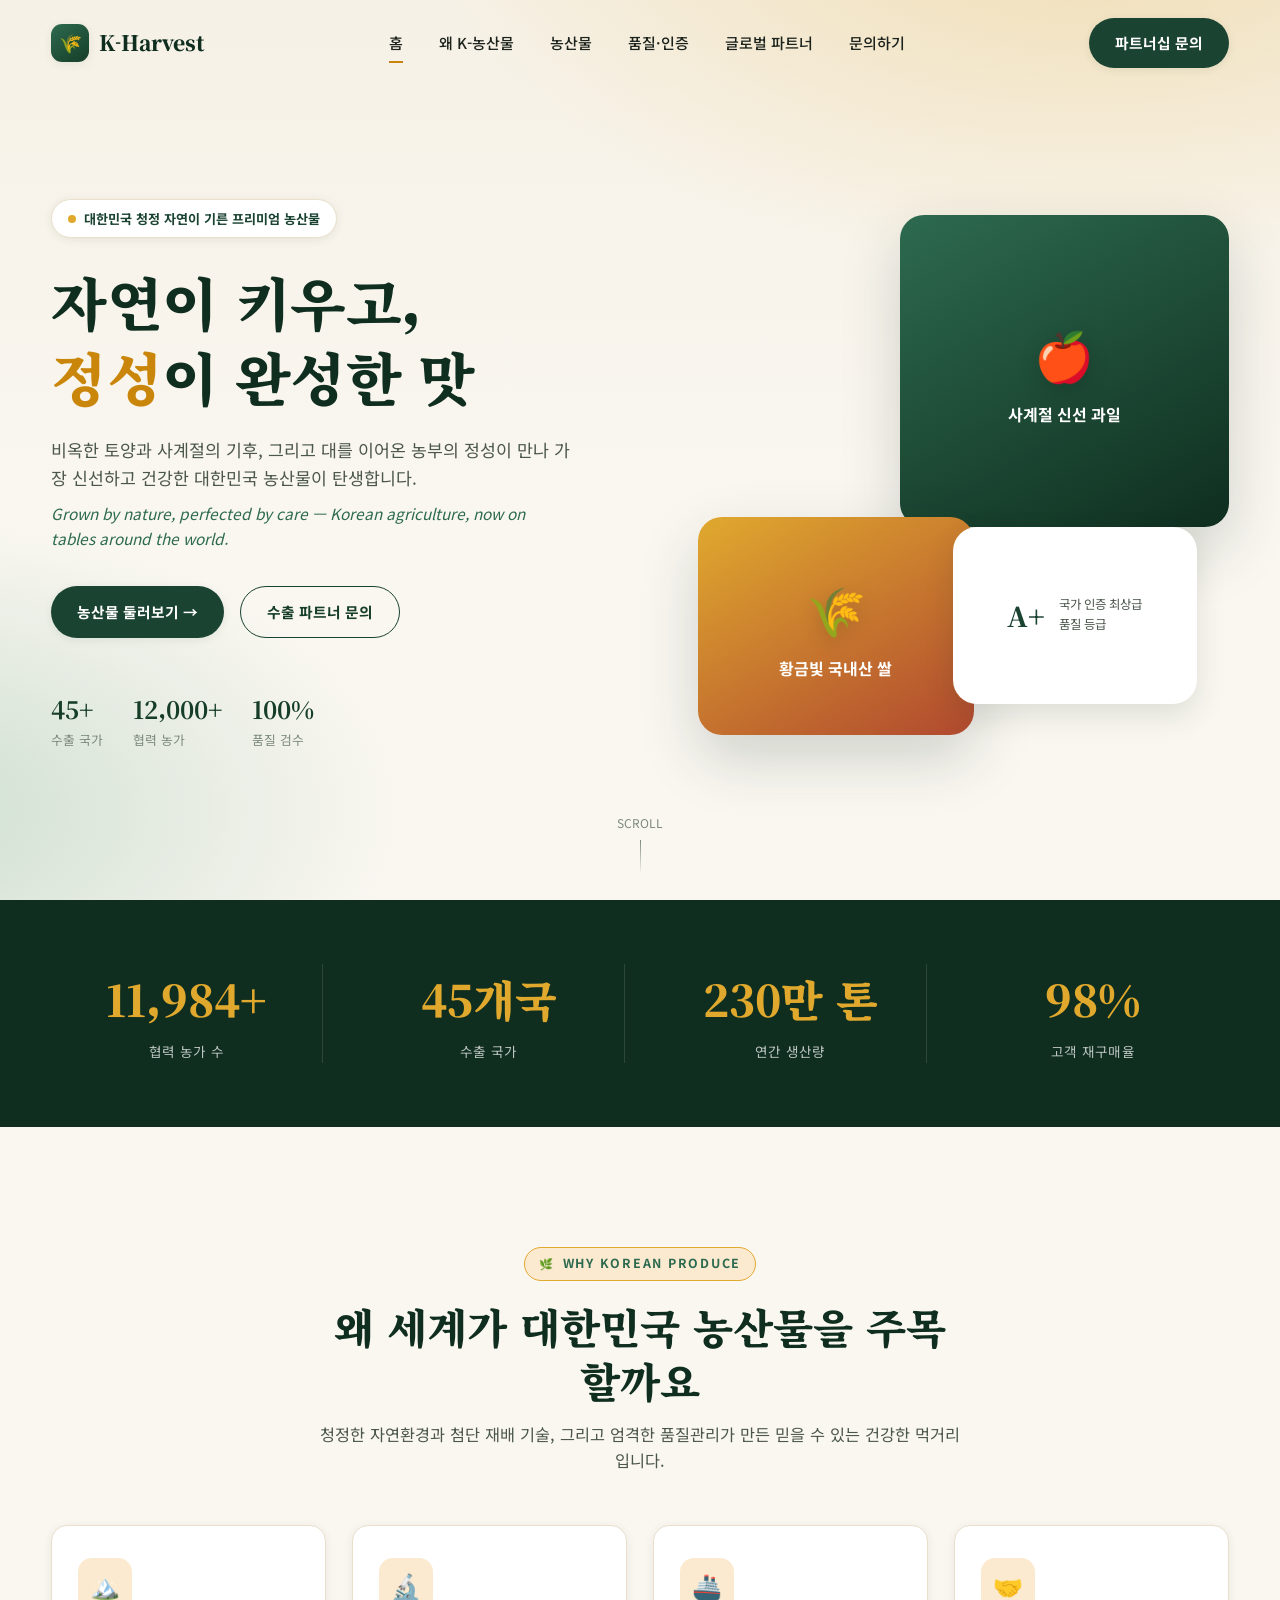
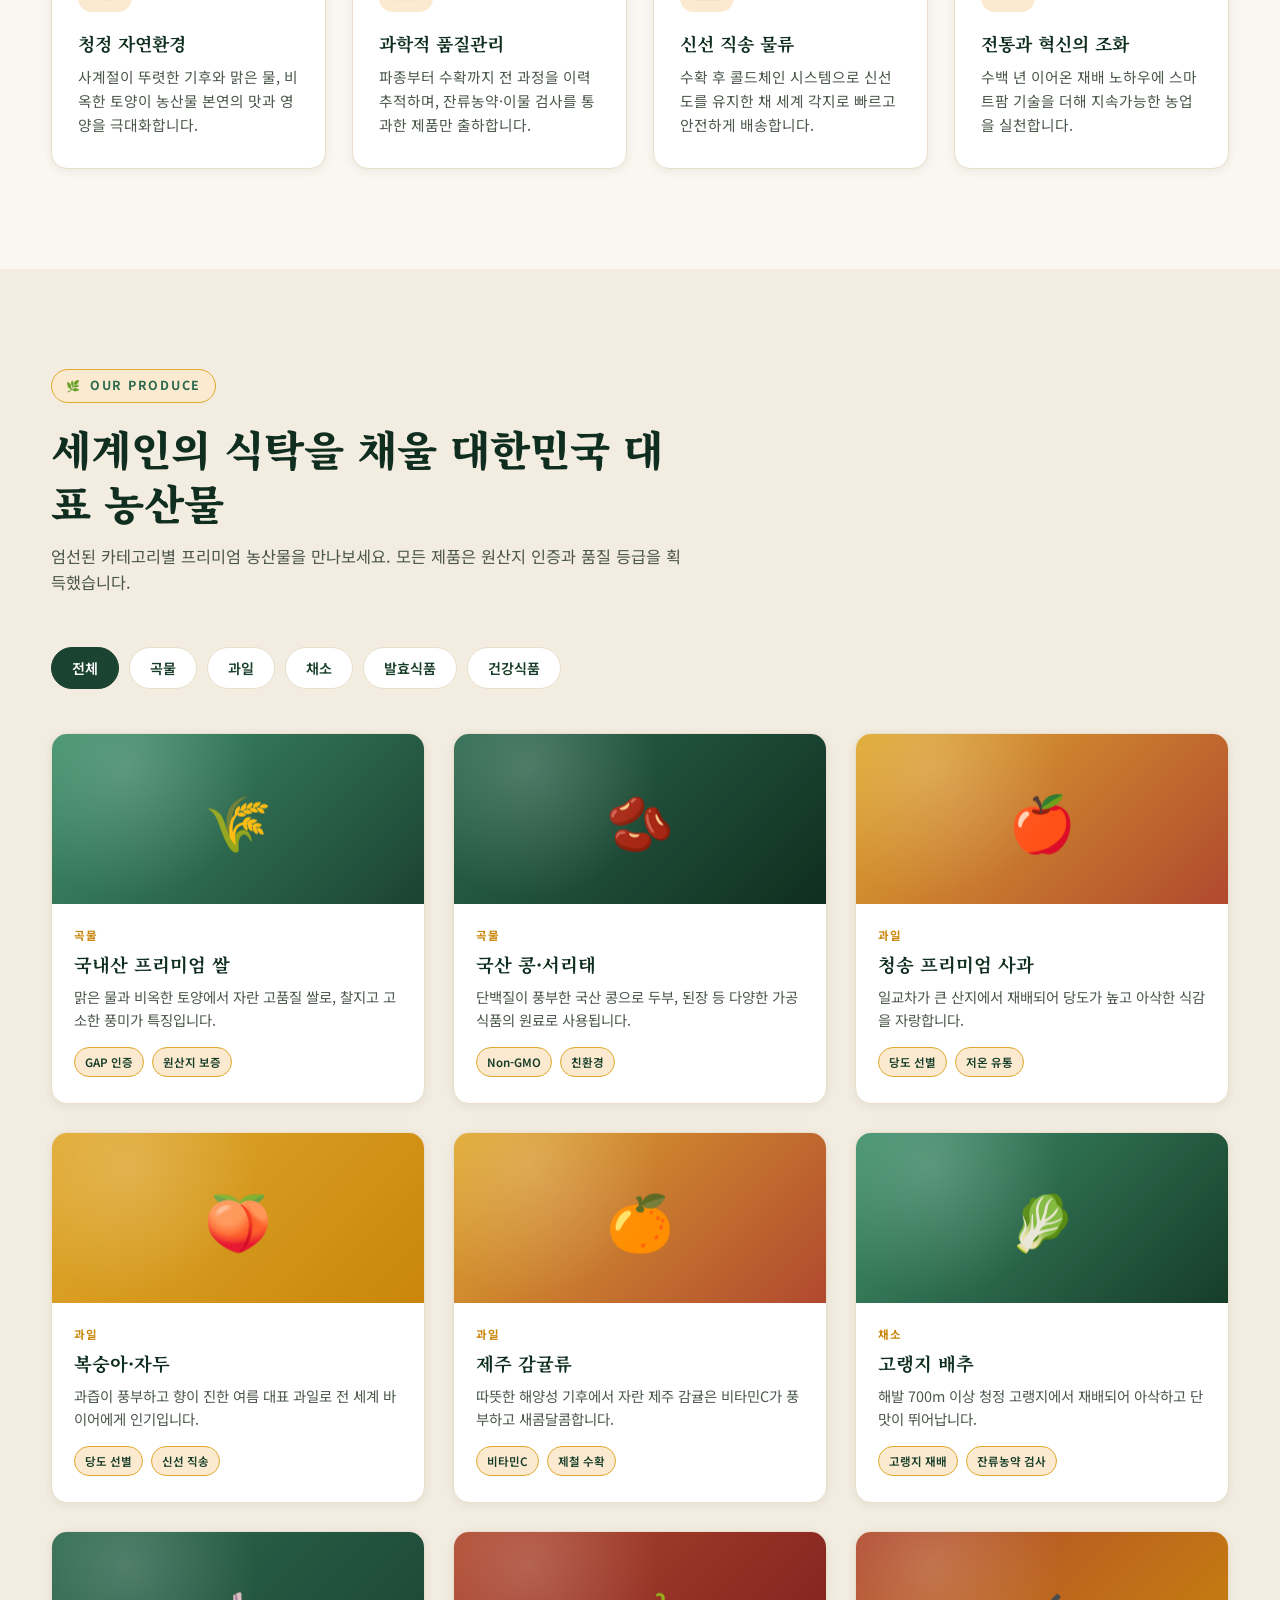
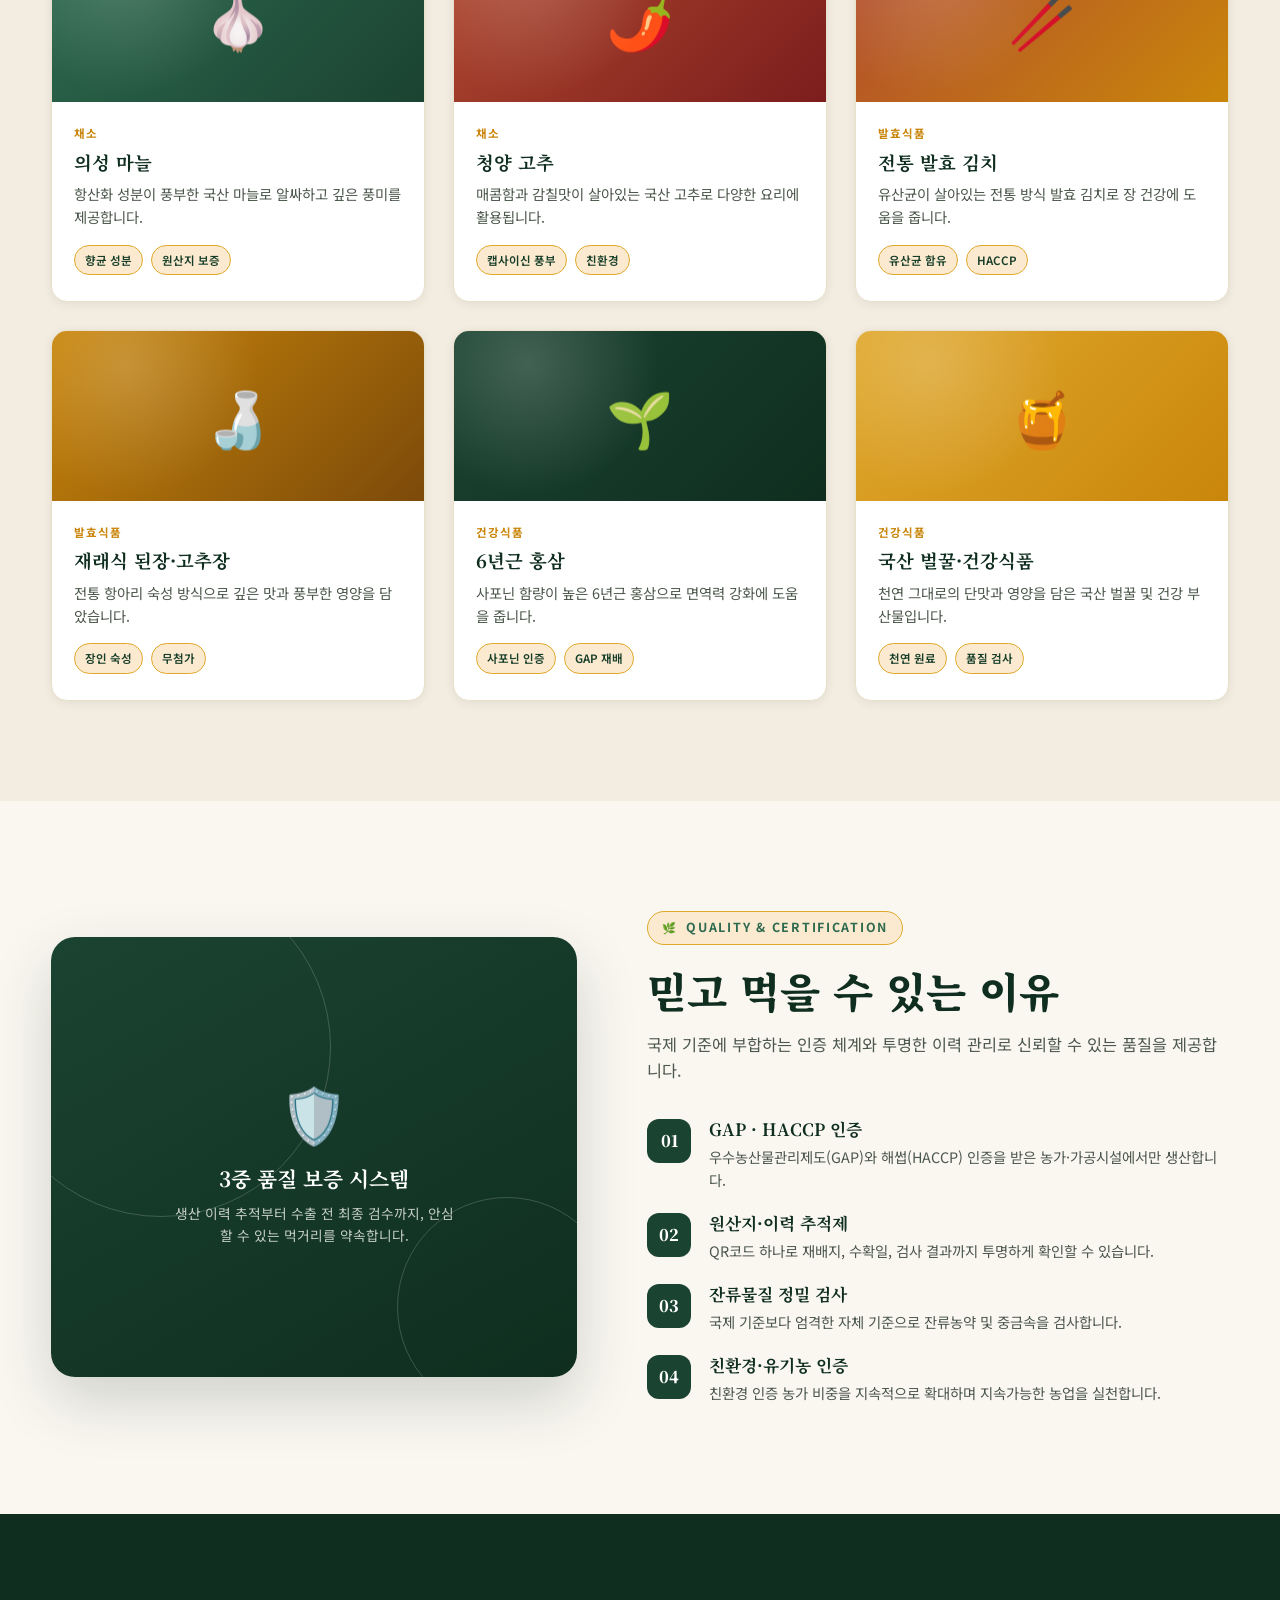
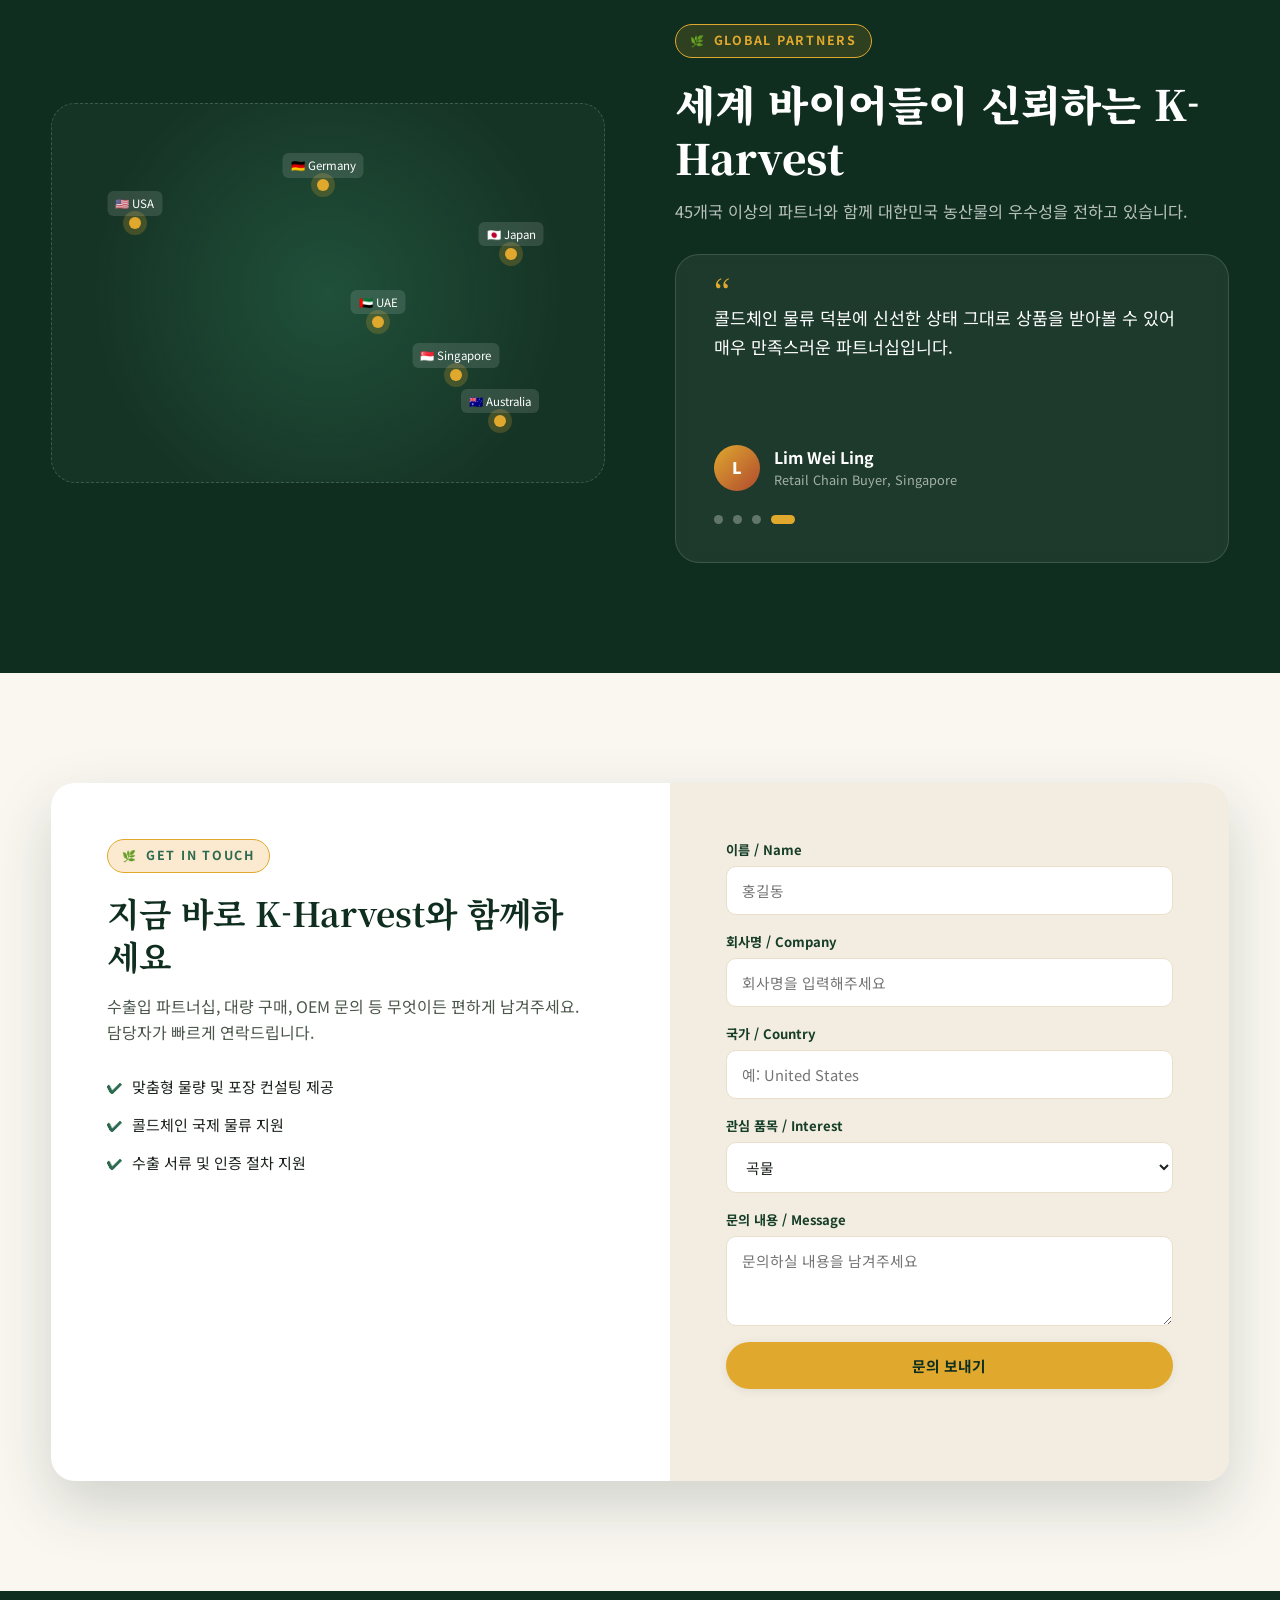
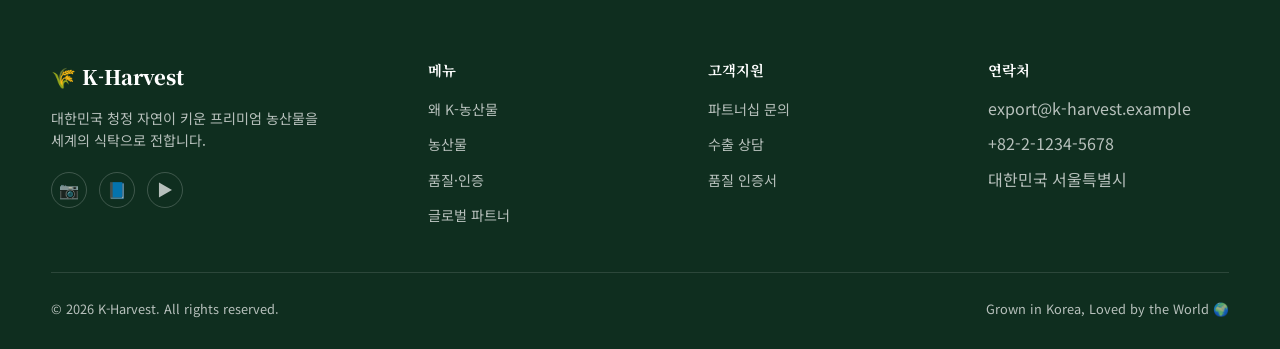
<file: index.html>
<!DOCTYPE html>
<html lang="ko">
<head>
<meta charset="UTF-8">
<meta name="viewport" content="width=device-width, initial-scale=1.0">
<title>K-Harvest | 대한민국 농산물, 세계의 식탁으로</title>
<meta name="description" content="자연이 키우고 정성이 완성한 대한민국 농산물을 세계로. 신선하고 건강한 K-Harvest 프리미엄 농산물을 만나보세요.">
<link rel="preconnect" href="https://fonts.googleapis.com">
<link rel="preconnect" href="https://fonts.gstatic.com" crossorigin>
<link href="https://fonts.googleapis.com/css2?family=Noto+Serif+KR:wght@600;700;900&family=Noto+Sans+KR:wght@300;400;500;700;900&display=swap" rel="stylesheet">
<style>
  :root{
    --green-900:#0f2e1f;
    --green-800:#163d28;
    --green-700:#1b4332;
    --green-600:#2d6a4f;
    --green-500:#40916c;
    --amber-600:#c9860a;
    --amber-500:#e0a92e;
    --amber-100:#fbead0;
    --clay-600:#b0492f;
    --cream-50:#faf7f1;
    --cream-100:#f3ede1;
    --cream-200:#e9dfcb;
    --ink-900:#1c231d;
    --ink-600:#4c574c;
    --ink-400:#7c8a7c;
    --white:#ffffff;
    --shadow-sm: 0 2px 10px rgba(15,46,31,.08);
    --shadow-md: 0 12px 30px rgba(15,46,31,.12);
    --shadow-lg: 0 24px 60px rgba(15,46,31,.18);
    --radius-lg: 24px;
    --radius-md: 16px;
    --radius-sm: 10px;
    --ease: cubic-bezier(.22,1,.36,1);
  }

  *,*::before,*::after{ box-sizing:border-box; margin:0; padding:0; }
  html{ scroll-behavior:smooth; }
  body{
    font-family:'Noto Sans KR', sans-serif;
    color:var(--ink-900);
    background:var(--cream-50);
    line-height:1.6;
    overflow-x:hidden;
  }
  img{ max-width:100%; display:block; }
  a{ color:inherit; text-decoration:none; }
  ul{ list-style:none; }
  button{ font-family:inherit; cursor:pointer; border:none; background:none; }
  h1,h2,h3,h4{ font-family:'Noto Serif KR', serif; line-height:1.3; }
  .container{ width:min(1180px, 92%); margin-inline:auto; }
  section{ position:relative; }
  .eyebrow{
    display:inline-flex; align-items:center; gap:8px;
    font-size:.78rem; font-weight:700; letter-spacing:.14em;
    color:var(--green-600); text-transform:uppercase;
    background:var(--amber-100); border:1px solid var(--amber-500);
    padding:6px 14px; border-radius:999px; margin-bottom:18px;
  }
  .eyebrow::before{ content:"🌿"; font-size:.9em; }
  .section-head{ max-width:640px; margin-bottom:52px; }
  .section-head h2{ font-size:clamp(1.8rem,3.4vw,2.6rem); color:var(--green-900); font-weight:900; }
  .section-head p{ margin-top:14px; color:var(--ink-600); font-size:1.02rem; }
  .section-head.center{ margin-inline:auto; text-align:center; }

  /* reveal animation */
  .reveal{ opacity:0; transform:translateY(28px); transition:opacity .8s var(--ease), transform .8s var(--ease); }
  .reveal.is-visible{ opacity:1; transform:translateY(0); }

  /* ---------- Header ---------- */
  .header{
    position:fixed; inset:0 0 auto 0; z-index:100;
    padding:18px 0;
    transition:background .35s var(--ease), padding .35s var(--ease), box-shadow .35s var(--ease);
  }
  .header .container{ display:flex; align-items:center; justify-content:space-between; }
  .header.scrolled{ background:rgba(250,247,241,.92); backdrop-filter:blur(10px); box-shadow:var(--shadow-sm); padding:12px 0; }
  .logo{ display:flex; align-items:center; gap:10px; font-family:'Noto Serif KR',serif; font-weight:900; font-size:1.3rem; color:var(--green-900); }
  .logo .mark{
    width:38px; height:38px; border-radius:11px; display:grid; place-items:center;
    background:linear-gradient(145deg,var(--green-600),var(--green-800)); color:var(--amber-500); font-size:1.15rem;
    box-shadow:var(--shadow-sm);
  }
  .header.scrolled .logo, .header:not(.scrolled) .logo{ color:var(--green-900); }
  .nav-links{ display:flex; align-items:center; gap:36px; }
  .nav-links a{
    font-weight:500; font-size:.94rem; color:var(--ink-900); position:relative; padding:4px 0;
  }
  .nav-links a::after{
    content:""; position:absolute; left:0; bottom:-4px; height:2px; width:0; background:var(--amber-600);
    transition:width .3s var(--ease);
  }
  .nav-links a:hover::after, .nav-links a.active::after{ width:100%; }
  .nav-cta{ display:flex; align-items:center; gap:18px; }
  .btn{
    display:inline-flex; align-items:center; justify-content:center; gap:8px;
    padding:13px 26px; border-radius:999px; font-weight:700; font-size:.92rem;
    transition:transform .3s var(--ease), box-shadow .3s var(--ease), background .3s var(--ease);
    white-space:nowrap;
  }
  .btn-primary{ background:var(--green-700); color:var(--white); box-shadow:var(--shadow-sm); }
  .btn-primary:hover{ background:var(--green-800); transform:translateY(-3px); box-shadow:var(--shadow-md); }
  .btn-ghost{ border:1.5px solid var(--green-700); color:var(--green-800); }
  .btn-ghost:hover{ background:var(--green-700); color:var(--white); transform:translateY(-3px); }
  .btn-amber{ background:var(--amber-500); color:var(--green-900); box-shadow:var(--shadow-sm); }
  .btn-amber:hover{ background:var(--amber-600); transform:translateY(-3px); box-shadow:var(--shadow-md); }

  .burger{ display:none; flex-direction:column; gap:5px; width:26px; }
  .burger span{ height:2px; background:var(--green-900); border-radius:2px; transition:.3s var(--ease); }

  /* ---------- Hero ---------- */
  .hero{
    min-height:100vh; display:flex; align-items:center; padding-top:110px; padding-bottom:60px;
    background:
      radial-gradient(1100px 600px at 85% -10%, rgba(224,169,46,.28), transparent 60%),
      radial-gradient(900px 500px at -10% 90%, rgba(64,145,108,.25), transparent 60%),
      linear-gradient(180deg,#f6f1e6 0%, var(--cream-50) 60%);
    overflow:hidden;
  }
  .hero .container{ display:grid; grid-template-columns:1.05fr .95fr; gap:60px; align-items:center; }
  .hero-tag{ display:inline-flex; align-items:center; gap:8px; background:var(--white); border:1px solid var(--cream-200); padding:8px 16px; border-radius:999px; font-size:.82rem; font-weight:700; color:var(--green-700); box-shadow:var(--shadow-sm); margin-bottom:26px; }
  .hero-tag span.dot{ width:8px; height:8px; border-radius:50%; background:var(--amber-500); }
  .hero h1{ font-size:clamp(2.4rem, 5vw, 3.6rem); font-weight:900; color:var(--green-900); letter-spacing:-.01em; }
  .hero h1 .accent{ color:var(--amber-600); position:relative; white-space:nowrap; }
  .hero-sub{ margin-top:22px; font-size:1.08rem; color:var(--ink-600); max-width:520px; }
  .hero-sub .en{ display:block; margin-top:10px; font-style:italic; color:var(--green-600); font-size:.96rem; }
  .hero-actions{ display:flex; gap:16px; margin-top:36px; flex-wrap:wrap; }
  .hero-meta{ display:flex; gap:30px; margin-top:52px; flex-wrap:wrap; }
  .hero-meta div{ display:flex; flex-direction:column; }
  .hero-meta strong{ font-size:1.5rem; font-family:'Noto Serif KR',serif; color:var(--green-800); }
  .hero-meta span{ font-size:.8rem; color:var(--ink-400); margin-top:2px; }

  .hero-visual{ position:relative; height:520px; }
  .hero-card{
    position:absolute; border-radius:var(--radius-lg); overflow:hidden; box-shadow:var(--shadow-lg);
    display:flex; align-items:center; justify-content:center; text-align:center; flex-direction:column; gap:10px;
    padding:20px;
  }
  .hero-card .emoji{ font-size:3rem; filter:drop-shadow(0 6px 10px rgba(0,0,0,.15)); }
  .hero-card .cap{ font-weight:700; color:var(--white); font-size:1rem; }
  .hc1{ width:62%; height:60%; top:0; right:0; background:linear-gradient(150deg,var(--green-600),var(--green-900)); animation:float1 7s ease-in-out infinite; }
  .hc2{ width:52%; height:42%; bottom:0; left:0; background:linear-gradient(150deg,var(--amber-500),var(--clay-600)); animation:float2 8s ease-in-out infinite; }
  .hc3{
    width:46%; height:34%; bottom:6%; right:6%; background:var(--white); color:var(--green-900);
    box-shadow:var(--shadow-md); flex-direction:row; gap:14px; padding:18px 20px; animation:float3 6.5s ease-in-out infinite;
  }
  .hc3 .badge-num{ font-size:1.7rem; font-weight:900; color:var(--green-700); font-family:'Noto Serif KR',serif; }
  .hc3 .badge-txt{ font-size:.78rem; color:var(--ink-600); text-align:left; }
  @keyframes float1{ 0%,100%{ transform:translateY(0px);} 50%{ transform:translateY(-14px);} }
  @keyframes float2{ 0%,100%{ transform:translateY(0px);} 50%{ transform:translateY(12px);} }
  @keyframes float3{ 0%,100%{ transform:translate(0,0);} 50%{ transform:translate(-6px,-8px);} }

  .scroll-cue{ position:absolute; left:50%; bottom:26px; transform:translateX(-50%); display:flex; flex-direction:column; align-items:center; gap:8px; color:var(--ink-400); font-size:.75rem; }
  .scroll-cue .line{ width:1px; height:34px; background:linear-gradient(var(--ink-400), transparent); animation:scrollLine 1.8s infinite; }
  @keyframes scrollLine{ 0%{ opacity:0; transform:scaleY(0); transform-origin:top;} 40%{ opacity:1; transform:scaleY(1); transform-origin:top;} 100%{ opacity:0; transform:scaleY(1); transform-origin:bottom;} }

  /* ---------- Stats ---------- */
  .stats{ background:var(--green-900); padding:64px 0; }
  .stats .container{ display:grid; grid-template-columns:repeat(4,1fr); gap:30px; }
  .stat-item{ text-align:center; color:var(--white); border-right:1px solid rgba(255,255,255,.12); }
  .stat-item:last-child{ border-right:none; }
  .stat-num{ font-family:'Noto Serif KR',serif; font-size:clamp(2rem,4vw,2.7rem); font-weight:900; color:var(--amber-500); }
  .stat-label{ margin-top:8px; font-size:.85rem; color:rgba(255,255,255,.72); letter-spacing:.02em; }

  /* ---------- About / Why ---------- */
  .about{ padding:120px 0 100px; }
  .feature-grid{ display:grid; grid-template-columns:repeat(4,1fr); gap:26px; }
  .feature-card{
    background:var(--white); border-radius:var(--radius-md); padding:32px 26px; box-shadow:var(--shadow-sm);
    border:1px solid var(--cream-200); transition:transform .35s var(--ease), box-shadow .35s var(--ease);
  }
  .feature-card:hover{ transform:translateY(-8px); box-shadow:var(--shadow-md); border-color:var(--amber-500); }
  .feature-icon{
    width:54px; height:54px; border-radius:14px; display:grid; place-items:center; font-size:1.5rem;
    background:var(--amber-100); margin-bottom:20px;
  }
  .feature-card h3{ font-size:1.12rem; color:var(--green-900); margin-bottom:10px; }
  .feature-card p{ font-size:.92rem; color:var(--ink-600); }

  /* ---------- Products ---------- */
  .products{ padding:100px 0; background:var(--cream-100); }
  .filter-bar{ display:flex; gap:10px; flex-wrap:wrap; margin-bottom:44px; }
  .filter-btn{
    padding:10px 20px; border-radius:999px; font-size:.88rem; font-weight:600; color:var(--green-800);
    background:var(--white); border:1.5px solid var(--cream-200); transition:.3s var(--ease);
  }
  .filter-btn:hover{ border-color:var(--green-600); }
  .filter-btn.active{ background:var(--green-700); color:var(--white); border-color:var(--green-700); }

  .product-grid{ display:grid; grid-template-columns:repeat(3,1fr); gap:28px; }
  .product-card{
    background:var(--white); border-radius:var(--radius-md); overflow:hidden; box-shadow:var(--shadow-sm);
    border:1px solid var(--cream-200); transition:transform .4s var(--ease), box-shadow .4s var(--ease);
    display:flex; flex-direction:column;
  }
  .product-card:hover{ transform:translateY(-10px); box-shadow:var(--shadow-lg); }
  .product-media{
    height:170px; display:grid; place-items:center; font-size:3.4rem; position:relative;
    background:linear-gradient(135deg, var(--pc1,#40916c), var(--pc2,#1b4332));
  }
  .product-media::after{
    content:""; position:absolute; inset:0;
    background-image:radial-gradient(circle at 20% 20%, rgba(255,255,255,.18) 0, transparent 40%);
  }
  .product-body{ padding:22px 22px 26px; flex:1; display:flex; flex-direction:column; }
  .product-tag{ font-size:.72rem; font-weight:700; color:var(--amber-600); text-transform:uppercase; letter-spacing:.08em; margin-bottom:8px; }
  .product-body h3{ font-size:1.15rem; color:var(--green-900); margin-bottom:8px; }
  .product-body p{ font-size:.9rem; color:var(--ink-600); flex:1; }
  .product-badges{ display:flex; gap:8px; margin-top:16px; flex-wrap:wrap; }
  .product-badges span{
    font-size:.72rem; font-weight:600; padding:5px 10px; border-radius:999px; background:var(--amber-100); color:var(--green-800);
    border:1px solid var(--amber-500);
  }

  /* ---------- Quality ---------- */
  .quality{ padding:110px 0; }
  .quality .container{ display:grid; grid-template-columns:.95fr 1.05fr; gap:70px; align-items:center; }
  .quality-visual{ position:relative; height:440px; border-radius:var(--radius-lg); background:linear-gradient(150deg, var(--green-700), var(--green-900)); overflow:hidden; box-shadow:var(--shadow-lg); }
  .quality-visual .qv-ring{ position:absolute; border:1px solid rgba(255,255,255,.18); border-radius:50%; }
  .quality-visual .qv-ring.r1{ width:340px; height:340px; top:-60px; left:-60px; }
  .quality-visual .qv-ring.r2{ width:220px; height:220px; bottom:-40px; right:-40px; }
  .quality-visual .qv-center{
    position:absolute; inset:0; display:flex; flex-direction:column; align-items:center; justify-content:center; gap:10px; color:var(--white); text-align:center; padding:30px;
  }
  .quality-visual .qv-center .emoji{ font-size:3.4rem; }
  .quality-visual .qv-center h4{ font-family:'Noto Serif KR',serif; font-size:1.3rem; }
  .quality-visual .qv-center p{ font-size:.86rem; color:rgba(255,255,255,.75); max-width:280px; }

  .quality-list{ display:flex; flex-direction:column; gap:22px; }
  .quality-row{ display:flex; gap:18px; align-items:flex-start; }
  .quality-num{
    flex:none; width:44px; height:44px; border-radius:12px; display:grid; place-items:center; font-weight:900;
    background:var(--green-700); color:var(--white); font-family:'Noto Serif KR',serif;
  }
  .quality-row h4{ font-size:1.05rem; color:var(--green-900); margin-bottom:4px; }
  .quality-row p{ font-size:.9rem; color:var(--ink-600); }

  /* ---------- Global / Testimonials ---------- */
  .global{ padding:110px 0; background:var(--green-900); color:var(--white); }
  .global .section-head h2{ color:var(--white); }
  .global .section-head p{ color:rgba(255,255,255,.7); }
  .global .container{ display:grid; grid-template-columns:1fr 1fr; gap:70px; align-items:center; }
  .map-wrap{ position:relative; height:380px; }
  .map-dot{ position:absolute; width:12px; height:12px; border-radius:50%; background:var(--amber-500); box-shadow:0 0 0 6px rgba(224,169,46,.22); }
  .map-dot::after{ content:attr(data-label); position:absolute; top:-26px; left:50%; transform:translateX(-50%); font-size:.72rem; white-space:nowrap; color:var(--white); background:rgba(255,255,255,.12); padding:3px 8px; border-radius:6px; }
  .map-base{ position:absolute; inset:0; border-radius:var(--radius-lg); background:radial-gradient(circle at 50% 50%, rgba(64,145,108,.35), rgba(255,255,255,.03) 70%); border:1px dashed rgba(255,255,255,.18); }

  .testimonial-card{ background:rgba(255,255,255,.06); border:1px solid rgba(255,255,255,.14); border-radius:var(--radius-lg); padding:38px; backdrop-filter:blur(6px); }
  .testimonial-quote{ font-size:1.08rem; line-height:1.7; min-height:130px; }
  .testimonial-quote::before{ content:"“"; font-family:'Noto Serif KR',serif; font-size:2.4rem; color:var(--amber-500); line-height:0; display:block; margin-bottom:10px; }
  .testimonial-author{ display:flex; align-items:center; gap:14px; margin-top:22px; }
  .ta-avatar{ width:46px; height:46px; border-radius:50%; background:linear-gradient(135deg,var(--amber-500),var(--clay-600)); display:grid; place-items:center; font-weight:900; color:var(--white); }
  .ta-name{ font-weight:700; }
  .ta-role{ font-size:.8rem; color:rgba(255,255,255,.6); }
  .testimonial-nav{ display:flex; gap:10px; margin-top:24px; }
  .t-dot{ width:9px; height:9px; border-radius:50%; background:rgba(255,255,255,.3); transition:.3s var(--ease); }
  .t-dot.active{ background:var(--amber-500); width:24px; border-radius:6px; }

  /* ---------- CTA / Contact ---------- */
  .cta{ padding:110px 0; }
  .cta .container{ display:grid; grid-template-columns:1fr 1fr; gap:60px; background:var(--white); border-radius:var(--radius-lg); box-shadow:var(--shadow-lg); overflow:hidden; }
  .cta-info{ padding:56px 20px 56px 56px; }
  .cta-info h2{ font-size:clamp(1.6rem,3vw,2.1rem); color:var(--green-900); margin-bottom:16px; }
  .cta-info p{ color:var(--ink-600); margin-bottom:30px; }
  .cta-points{ display:flex; flex-direction:column; gap:14px; }
  .cta-points li{ display:flex; gap:10px; align-items:center; font-size:.94rem; color:var(--ink-900); }
  .cta-points li::before{ content:"✔"; color:var(--green-600); font-weight:900; }
  .cta-form{ background:var(--cream-100); padding:56px; display:flex; flex-direction:column; gap:16px; }
  .field{ display:flex; flex-direction:column; gap:6px; }
  .field label{ font-size:.82rem; font-weight:700; color:var(--green-800); }
  .field input, .field select, .field textarea{
    padding:13px 15px; border-radius:10px; border:1.5px solid var(--cream-200); background:var(--white);
    font-family:inherit; font-size:.92rem; color:var(--ink-900); transition:border .25s var(--ease);
  }
  .field input:focus, .field select:focus, .field textarea:focus{ outline:none; border-color:var(--green-600); }
  .field textarea{ resize:vertical; min-height:90px; }
  .form-msg{ font-size:.86rem; font-weight:600; min-height:20px; }
  .form-msg.success{ color:var(--green-700); }

  /* ---------- Footer ---------- */
  footer{ background:var(--green-900); color:rgba(255,255,255,.7); padding:70px 0 30px; }
  .footer-grid{ display:grid; grid-template-columns:1.4fr 1fr 1fr 1fr; gap:40px; padding-bottom:44px; border-bottom:1px solid rgba(255,255,255,.12); }
  .footer-logo{ display:flex; align-items:center; gap:10px; color:var(--white); font-family:'Noto Serif KR',serif; font-weight:900; font-size:1.25rem; margin-bottom:14px; }
  .footer-col h4{ color:var(--white); font-size:.9rem; margin-bottom:16px; }
  .footer-col ul{ display:flex; flex-direction:column; gap:10px; }
  .footer-col a{ font-size:.88rem; transition:color .25s; }
  .footer-col a:hover{ color:var(--amber-500); }
  .footer-bottom{ padding-top:26px; display:flex; justify-content:space-between; align-items:center; flex-wrap:wrap; gap:12px; font-size:.8rem; }
  .socials{ display:flex; gap:12px; }
  .socials a{ width:36px; height:36px; border-radius:50%; border:1px solid rgba(255,255,255,.2); display:grid; place-items:center; transition:.3s var(--ease); }
  .socials a:hover{ background:var(--amber-500); border-color:var(--amber-500); color:var(--green-900); }

  .back-to-top{
    position:fixed; right:26px; bottom:26px; width:48px; height:48px; border-radius:50%; background:var(--green-700);
    color:var(--white); display:grid; place-items:center; box-shadow:var(--shadow-md); z-index:90;
    opacity:0; pointer-events:none; transform:translateY(10px); transition:.35s var(--ease);
  }
  .back-to-top.show{ opacity:1; pointer-events:auto; transform:translateY(0); }

  /* ---------- Responsive ---------- */
  @media (max-width:980px){
    .nav-links{ display:none; }
    .burger{ display:flex; }
    .hero .container{ grid-template-columns:1fr; }
    .hero-visual{ height:380px; margin-top:20px; }
    .stats .container{ grid-template-columns:repeat(2,1fr); gap:34px 20px; }
    .stat-item{ border-right:none; }
    .feature-grid{ grid-template-columns:repeat(2,1fr); }
    .product-grid{ grid-template-columns:repeat(2,1fr); }
    .quality .container{ grid-template-columns:1fr; }
    .global .container{ grid-template-columns:1fr; }
    .cta .container{ grid-template-columns:1fr; }
    .cta-info{ padding:44px 32px 0; }
    .cta-form{ padding:32px; }
    .footer-grid{ grid-template-columns:1fr 1fr; }
  }
  @media (max-width:600px){
    .feature-grid, .product-grid{ grid-template-columns:1fr; }
    .stats .container{ grid-template-columns:repeat(2,1fr); }
    .footer-grid{ grid-template-columns:1fr; }
    .hero-meta{ gap:22px; }
  }

  /* mobile menu panel */
  .mobile-menu{
    position:fixed; inset:0; background:var(--cream-50); z-index:99; display:flex; flex-direction:column;
    align-items:center; justify-content:center; gap:28px; transform:translateY(-100%); transition:transform .4s var(--ease);
  }
  .mobile-menu.open{ transform:translateY(0); }
  .mobile-menu a{ font-size:1.4rem; font-weight:700; color:var(--green-900); }
  .mobile-close{ position:absolute; top:24px; right:28px; font-size:1.6rem; color:var(--green-900); }
</style>
</head>
<body>

<header class="header" id="siteHeader">
  <div class="container">
    <a href="#home" class="logo"><span class="mark">🌾</span> K-Harvest</a>
    <nav class="nav-links" id="navLinks">
      <a href="#home" class="active">홈</a>
      <a href="#about">왜 K-농산물</a>
      <a href="#products">농산물</a>
      <a href="#quality">품질·인증</a>
      <a href="#global">글로벌 파트너</a>
      <a href="#contact">문의하기</a>
    </nav>
    <div class="nav-cta">
      <a href="#contact" class="btn btn-primary">파트너십 문의</a>
      <button class="burger" id="burgerBtn" aria-label="메뉴 열기"><span></span><span></span><span></span></button>
    </div>
  </div>
</header>

<div class="mobile-menu" id="mobileMenu">
  <button class="mobile-close" id="mobileClose" aria-label="닫기">✕</button>
  <a href="#home">홈</a>
  <a href="#about">왜 K-농산물</a>
  <a href="#products">농산물</a>
  <a href="#quality">품질·인증</a>
  <a href="#global">글로벌 파트너</a>
  <a href="#contact">문의하기</a>
</div>

<main>
  <!-- HERO -->
  <section class="hero" id="home">
    <div class="container">
      <div class="hero-text">
        <div class="hero-tag"><span class="dot"></span> 대한민국 청정 자연이 기른 프리미엄 농산물</div>
        <h1>자연이 키우고,<br><span class="accent">정성</span>이 완성한 맛</h1>
        <p class="hero-sub">
          비옥한 토양과 사계절의 기후, 그리고 대를 이어온 농부의 정성이 만나
          가장 신선하고 건강한 대한민국 농산물이 탄생합니다.
          <span class="en">Grown by nature, perfected by care — Korean agriculture, now on tables around the world.</span>
        </p>
        <div class="hero-actions">
          <a href="#products" class="btn btn-primary">농산물 둘러보기 →</a>
          <a href="#contact" class="btn btn-ghost">수출 파트너 문의</a>
        </div>
        <div class="hero-meta">
          <div><strong>45+</strong><span>수출 국가</span></div>
          <div><strong>12,000+</strong><span>협력 농가</span></div>
          <div><strong>100%</strong><span>품질 검수</span></div>
        </div>
      </div>
      <div class="hero-visual">
        <div class="hero-card hc1"><div class="emoji">🍎</div><div class="cap">사계절 신선 과일</div></div>
        <div class="hero-card hc2"><div class="emoji">🌾</div><div class="cap">황금빛 국내산 쌀</div></div>
        <div class="hero-card hc3">
          <div class="badge-num">A+</div>
          <div class="badge-txt">국가 인증 최상급<br>품질 등급</div>
        </div>
      </div>
    </div>
    <div class="scroll-cue"><span>SCROLL</span><span class="line"></span></div>
  </section>

  <!-- STATS -->
  <section class="stats">
    <div class="container">
      <div class="stat-item"><div class="stat-num" data-count="12000" data-suffix="+">0</div><div class="stat-label">협력 농가 수</div></div>
      <div class="stat-item"><div class="stat-num" data-count="45" data-suffix="개국">0</div><div class="stat-label">수출 국가</div></div>
      <div class="stat-item"><div class="stat-num" data-count="230" data-suffix="만 톤">0</div><div class="stat-label">연간 생산량</div></div>
      <div class="stat-item"><div class="stat-num" data-count="98" data-suffix="%">0</div><div class="stat-label">고객 재구매율</div></div>
    </div>
  </section>

  <!-- ABOUT / WHY -->
  <section class="about" id="about">
    <div class="container">
      <div class="section-head center reveal">
        <span class="eyebrow">Why Korean Produce</span>
        <h2>왜 세계가 대한민국 농산물을 주목할까요</h2>
        <p>청정한 자연환경과 첨단 재배 기술, 그리고 엄격한 품질관리가 만든 믿을 수 있는 건강한 먹거리입니다.</p>
      </div>
      <div class="feature-grid">
        <div class="feature-card reveal">
          <div class="feature-icon">🏔️</div>
          <h3>청정 자연환경</h3>
          <p>사계절이 뚜렷한 기후와 맑은 물, 비옥한 토양이 농산물 본연의 맛과 영양을 극대화합니다.</p>
        </div>
        <div class="feature-card reveal">
          <div class="feature-icon">🔬</div>
          <h3>과학적 품질관리</h3>
          <p>파종부터 수확까지 전 과정을 이력 추적하며, 잔류농약·이물 검사를 통과한 제품만 출하합니다.</p>
        </div>
        <div class="feature-card reveal">
          <div class="feature-icon">🚢</div>
          <h3>신선 직송 물류</h3>
          <p>수확 후 콜드체인 시스템으로 신선도를 유지한 채 세계 각지로 빠르고 안전하게 배송합니다.</p>
        </div>
        <div class="feature-card reveal">
          <div class="feature-icon">🤝</div>
          <h3>전통과 혁신의 조화</h3>
          <p>수백 년 이어온 재배 노하우에 스마트팜 기술을 더해 지속가능한 농업을 실천합니다.</p>
        </div>
      </div>
    </div>
  </section>

  <!-- PRODUCTS -->
  <section class="products" id="products">
    <div class="container">
      <div class="section-head reveal">
        <span class="eyebrow">Our Produce</span>
        <h2>세계인의 식탁을 채울 대한민국 대표 농산물</h2>
        <p>엄선된 카테고리별 프리미엄 농산물을 만나보세요. 모든 제품은 원산지 인증과 품질 등급을 획득했습니다.</p>
      </div>

      <div class="filter-bar reveal">
        <button class="filter-btn active" data-filter="all">전체</button>
        <button class="filter-btn" data-filter="grain">곡물</button>
        <button class="filter-btn" data-filter="fruit">과일</button>
        <button class="filter-btn" data-filter="veg">채소</button>
        <button class="filter-btn" data-filter="fermented">발효식품</button>
        <button class="filter-btn" data-filter="health">건강식품</button>
      </div>

      <div class="product-grid" id="productGrid">
        <!-- items injected/rendered below, but written statically for no-JS fallback -->
      </div>
    </div>
  </section>

  <!-- QUALITY -->
  <section class="quality" id="quality">
    <div class="container">
      <div class="quality-visual reveal">
        <div class="qv-ring r1"></div>
        <div class="qv-ring r2"></div>
        <div class="qv-center">
          <div class="emoji">🛡️</div>
          <h4>3중 품질 보증 시스템</h4>
          <p>생산 이력 추적부터 수출 전 최종 검수까지, 안심할 수 있는 먹거리를 약속합니다.</p>
        </div>
      </div>
      <div class="quality-content">
        <div class="section-head reveal" style="margin-bottom:36px;">
          <span class="eyebrow">Quality &amp; Certification</span>
          <h2>믿고 먹을 수 있는 이유</h2>
          <p>국제 기준에 부합하는 인증 체계와 투명한 이력 관리로 신뢰할 수 있는 품질을 제공합니다.</p>
        </div>
        <div class="quality-list">
          <div class="quality-row reveal">
            <div class="quality-num">01</div>
            <div><h4>GAP · HACCP 인증</h4><p>우수농산물관리제도(GAP)와 해썹(HACCP) 인증을 받은 농가·가공시설에서만 생산합니다.</p></div>
          </div>
          <div class="quality-row reveal">
            <div class="quality-num">02</div>
            <div><h4>원산지·이력 추적제</h4><p>QR코드 하나로 재배지, 수확일, 검사 결과까지 투명하게 확인할 수 있습니다.</p></div>
          </div>
          <div class="quality-row reveal">
            <div class="quality-num">03</div>
            <div><h4>잔류물질 정밀 검사</h4><p>국제 기준보다 엄격한 자체 기준으로 잔류농약 및 중금속을 검사합니다.</p></div>
          </div>
          <div class="quality-row reveal">
            <div class="quality-num">04</div>
            <div><h4>친환경·유기농 인증</h4><p>친환경 인증 농가 비중을 지속적으로 확대하며 지속가능한 농업을 실천합니다.</p></div>
          </div>
        </div>
      </div>
    </div>
  </section>

  <!-- GLOBAL / TESTIMONIALS -->
  <section class="global" id="global">
    <div class="container">
      <div class="map-wrap reveal">
        <div class="map-base"></div>
        <div class="map-dot" data-label="🇺🇸 USA" style="top:30%; left:14%;"></div>
        <div class="map-dot" data-label="🇩🇪 Germany" style="top:20%; left:48%;"></div>
        <div class="map-dot" data-label="🇯🇵 Japan" style="top:38%; left:82%;"></div>
        <div class="map-dot" data-label="🇸🇬 Singapore" style="top:70%; left:72%;"></div>
        <div class="map-dot" data-label="🇦🇺 Australia" style="top:82%; left:80%;"></div>
        <div class="map-dot" data-label="🇦🇪 UAE" style="top:56%; left:58%;"></div>
      </div>
      <div>
        <div class="section-head reveal" style="margin-bottom:30px;">
          <span class="eyebrow" style="background:rgba(224,169,46,.15); border-color:var(--amber-500); color:var(--amber-500);">Global Partners</span>
          <h2>세계 바이어들이 신뢰하는 K-Harvest</h2>
          <p>45개국 이상의 파트너와 함께 대한민국 농산물의 우수성을 전하고 있습니다.</p>
        </div>
        <div class="testimonial-card reveal" id="testimonialCard">
          <div class="testimonial-quote" id="testimonialText"></div>
          <div class="testimonial-author">
            <div class="ta-avatar" id="testimonialAvatar">A</div>
            <div>
              <div class="ta-name" id="testimonialName"></div>
              <div class="ta-role" id="testimonialRole"></div>
            </div>
          </div>
          <div class="testimonial-nav" id="testimonialDots"></div>
        </div>
      </div>
    </div>
  </section>

  <!-- CTA / CONTACT -->
  <section class="cta" id="contact">
    <div class="container">
      <div class="cta-info reveal">
        <span class="eyebrow">Get In Touch</span>
        <h2>지금 바로 K-Harvest와 함께하세요</h2>
        <p>수출입 파트너십, 대량 구매, OEM 문의 등 무엇이든 편하게 남겨주세요. 담당자가 빠르게 연락드립니다.</p>
        <ul class="cta-points">
          <li>맞춤형 물량 및 포장 컨설팅 제공</li>
          <li>콜드체인 국제 물류 지원</li>
          <li>수출 서류 및 인증 절차 지원</li>
        </ul>
      </div>
      <form class="cta-form reveal" id="contactForm">
        <div class="field">
          <label for="name">이름 / Name</label>
          <input type="text" id="name" required placeholder="홍길동">
        </div>
        <div class="field">
          <label for="company">회사명 / Company</label>
          <input type="text" id="company" placeholder="회사명을 입력해주세요">
        </div>
        <div class="field">
          <label for="country">국가 / Country</label>
          <input type="text" id="country" required placeholder="예: United States">
        </div>
        <div class="field">
          <label for="interest">관심 품목 / Interest</label>
          <select id="interest">
            <option>곡물</option>
            <option>과일</option>
            <option>채소</option>
            <option>발효식품</option>
            <option>건강식품</option>
            <option>기타</option>
          </select>
        </div>
        <div class="field">
          <label for="message">문의 내용 / Message</label>
          <textarea id="message" required placeholder="문의하실 내용을 남겨주세요"></textarea>
        </div>
        <button type="submit" class="btn btn-amber">문의 보내기</button>
        <div class="form-msg" id="formMsg"></div>
      </form>
    </div>
  </section>
</main>

<footer>
  <div class="container">
    <div class="footer-grid">
      <div>
        <div class="footer-logo">🌾 K-Harvest</div>
        <p style="font-size:.88rem; max-width:280px;">대한민국 청정 자연이 키운 프리미엄 농산물을 세계의 식탁으로 전합니다.</p>
        <div class="socials" style="margin-top:20px;">
          <a href="#" aria-label="Instagram">📷</a>
          <a href="#" aria-label="Facebook">📘</a>
          <a href="#" aria-label="YouTube">▶️</a>
        </div>
      </div>
      <div class="footer-col">
        <h4>메뉴</h4>
        <ul>
          <li><a href="#about">왜 K-농산물</a></li>
          <li><a href="#products">농산물</a></li>
          <li><a href="#quality">품질·인증</a></li>
          <li><a href="#global">글로벌 파트너</a></li>
        </ul>
      </div>
      <div class="footer-col">
        <h4>고객지원</h4>
        <ul>
          <li><a href="#contact">파트너십 문의</a></li>
          <li><a href="#contact">수출 상담</a></li>
          <li><a href="#contact">품질 인증서</a></li>
        </ul>
      </div>
      <div class="footer-col">
        <h4>연락처</h4>
        <ul>
          <li>export@k-harvest.example</li>
          <li>+82-2-1234-5678</li>
          <li>대한민국 서울특별시</li>
        </ul>
      </div>
    </div>
    <div class="footer-bottom">
      <span>© 2026 K-Harvest. All rights reserved.</span>
      <span>Grown in Korea, Loved by the World 🌍</span>
    </div>
  </div>
</footer>

<button class="back-to-top" id="backToTop" aria-label="맨 위로">↑</button>

<script>
(function(){
  "use strict";

  /* ---------- Header scroll state ---------- */
  const header = document.getElementById('siteHeader');
  const backToTop = document.getElementById('backToTop');
  window.addEventListener('scroll', function(){
    const scrolled = window.scrollY > 40;
    header.classList.toggle('scrolled', scrolled);
    backToTop.classList.toggle('show', window.scrollY > 500);
  });
  backToTop.addEventListener('click', function(){
    window.scrollTo({ top:0, behavior:'smooth' });
  });

  /* ---------- Mobile menu ---------- */
  const burgerBtn = document.getElementById('burgerBtn');
  const mobileMenu = document.getElementById('mobileMenu');
  const mobileClose = document.getElementById('mobileClose');
  function closeMenu(){ mobileMenu.classList.remove('open'); }
  burgerBtn.addEventListener('click', function(){ mobileMenu.classList.add('open'); });
  mobileClose.addEventListener('click', closeMenu);
  mobileMenu.querySelectorAll('a').forEach(a => a.addEventListener('click', closeMenu));

  /* ---------- Active nav link on scroll ---------- */
  const navLinks = document.querySelectorAll('.nav-links a');
  const sections = Array.from(navLinks).map(a => document.querySelector(a.getAttribute('href'))).filter(Boolean);
  const navObserver = new IntersectionObserver(function(entries){
    entries.forEach(entry => {
      if(entry.isIntersecting){
        const id = '#' + entry.target.id;
        navLinks.forEach(a => a.classList.toggle('active', a.getAttribute('href') === id));
      }
    });
  }, { rootMargin:'-45% 0px -50% 0px' });
  sections.forEach(sec => navObserver.observe(sec));

  /* ---------- Reveal on scroll ---------- */
  const revealEls = document.querySelectorAll('.reveal');
  const revealObserver = new IntersectionObserver(function(entries, obs){
    entries.forEach(entry => {
      if(entry.isIntersecting){
        entry.target.classList.add('is-visible');
        obs.unobserve(entry.target);
      }
    });
  }, { threshold:0.15 });
  revealEls.forEach(el => revealObserver.observe(el));

  /* ---------- Animated counters ---------- */
  const counters = document.querySelectorAll('.stat-num');
  const counterObserver = new IntersectionObserver(function(entries, obs){
    entries.forEach(entry => {
      if(!entry.isIntersecting) return;
      const el = entry.target;
      const target = parseInt(el.dataset.count, 10);
      const suffix = el.dataset.suffix || '';
      const duration = 1600;
      const start = performance.now();
      function tick(now){
        const progress = Math.min((now - start) / duration, 1);
        const eased = 1 - Math.pow(1 - progress, 3);
        el.textContent = Math.round(eased * target).toLocaleString() + suffix;
        if(progress < 1) requestAnimationFrame(tick);
      }
      requestAnimationFrame(tick);
      obs.unobserve(el);
    });
  }, { threshold:0.5 });
  counters.forEach(el => counterObserver.observe(el));

  /* ---------- Product data & rendering ---------- */
  const products = [
    { cat:'grain', icon:'🌾', name:'국내산 프리미엄 쌀', desc:'맑은 물과 비옥한 토양에서 자란 고품질 쌀로, 찰지고 고소한 풍미가 특징입니다.', badges:['GAP 인증','원산지 보증'], grad:['#40916c','#1b4332'] },
    { cat:'grain', icon:'🫘', name:'국산 콩·서리태', desc:'단백질이 풍부한 국산 콩으로 두부, 된장 등 다양한 가공식품의 원료로 사용됩니다.', badges:['Non-GMO','친환경'], grad:['#2d6a4f','#0f2e1f'] },
    { cat:'fruit', icon:'🍎', name:'청송 프리미엄 사과', desc:'일교차가 큰 산지에서 재배되어 당도가 높고 아삭한 식감을 자랑합니다.', badges:['당도 선별','저온 유통'], grad:['#e0a92e','#b0492f'] },
    { cat:'fruit', icon:'🍑', name:'복숭아·자두', desc:'과즙이 풍부하고 향이 진한 여름 대표 과일로 전 세계 바이어에게 인기입니다.', badges:['당도 선별','신선 직송'], grad:['#e0a92e','#c9860a'] },
    { cat:'fruit', icon:'🍊', name:'제주 감귤류', desc:'따뜻한 해양성 기후에서 자란 제주 감귤은 비타민C가 풍부하고 새콤달콤합니다.', badges:['비타민C','제철 수확'], grad:['#e0a92e','#b0492f'] },
    { cat:'veg', icon:'🥬', name:'고랭지 배추', desc:'해발 700m 이상 청정 고랭지에서 재배되어 아삭하고 단맛이 뛰어납니다.', badges:['고랭지 재배','잔류농약 검사'], grad:['#40916c','#163d28'] },
    { cat:'veg', icon:'🧄', name:'의성 마늘', desc:'항산화 성분이 풍부한 국산 마늘로 알싸하고 깊은 풍미를 제공합니다.', badges:['향균 성분','원산지 보증'], grad:['#2d6a4f','#1b4332'] },
    { cat:'veg', icon:'🌶️', name:'청양 고추', desc:'매콤함과 감칠맛이 살아있는 국산 고추로 다양한 요리에 활용됩니다.', badges:['캡사이신 풍부','친환경'], grad:['#b0492f','#7c1d1d'] },
    { cat:'fermented', icon:'🥢', name:'전통 발효 김치', desc:'유산균이 살아있는 전통 방식 발효 김치로 장 건강에 도움을 줍니다.', badges:['유산균 함유','HACCP'], grad:['#b0492f','#c9860a'] },
    { cat:'fermented', icon:'🍶', name:'재래식 된장·고추장', desc:'전통 항아리 숙성 방식으로 깊은 맛과 풍부한 영양을 담았습니다.', badges:['장인 숙성','무첨가'], grad:['#c9860a','#7c4a0a'] },
    { cat:'health', icon:'🌱', name:'6년근 홍삼', desc:'사포닌 함량이 높은 6년근 홍삼으로 면역력 강화에 도움을 줍니다.', badges:['사포닌 인증','GAP 재배'], grad:['#1b4332','#0f2e1f'] },
    { cat:'health', icon:'🍯', name:'국산 벌꿀·건강식품', desc:'천연 그대로의 단맛과 영양을 담은 국산 벌꿀 및 건강 부산물입니다.', badges:['천연 원료','품질 검사'], grad:['#e0a92e','#c9860a'] },
  ];

  const grid = document.getElementById('productGrid');
  function renderProducts(filter){
    grid.innerHTML = '';
    products
      .filter(p => filter === 'all' || p.cat === filter)
      .forEach((p, i) => {
        const card = document.createElement('div');
        card.className = 'product-card reveal';
        card.innerHTML =
          '<div class="product-media" style="--pc1:' + p.grad[0] + ';--pc2:' + p.grad[1] + '">' + p.icon + '</div>' +
          '<div class="product-body">' +
            '<div class="product-tag">' + categoryLabel(p.cat) + '</div>' +
            '<h3>' + p.name + '</h3>' +
            '<p>' + p.desc + '</p>' +
            '<div class="product-badges">' + p.badges.map(b => '<span>' + b + '</span>').join('') + '</div>' +
          '</div>';
        grid.appendChild(card);
        revealObserver.observe(card);
        requestAnimationFrame(() => setTimeout(() => card.classList.add('is-visible'), i * 40));
      });
  }
  function categoryLabel(cat){
    return { grain:'곡물', fruit:'과일', veg:'채소', fermented:'발효식품', health:'건강식품' }[cat] || cat;
  }
  renderProducts('all');

  document.querySelectorAll('.filter-btn').forEach(btn => {
    btn.addEventListener('click', function(){
      document.querySelectorAll('.filter-btn').forEach(b => b.classList.remove('active'));
      btn.classList.add('active');
      renderProducts(btn.dataset.filter);
    });
  });

  /* ---------- Testimonial slider ---------- */
  const testimonials = [
    { text:'K-Harvest의 사과는 당도와 신선도 면에서 저희가 거래해온 어떤 공급처보다 뛰어났습니다. 재구매는 당연한 선택입니다.', name:'Michael Anderson', role:'Fresh Produce Buyer, USA', avatar:'M' },
    { text:'전통 발효 김치의 품질과 위생 관리 수준에 깊은 인상을 받았습니다. 독일 소비자들의 반응도 매우 긍정적입니다.', name:'Anna Weber', role:'Import Manager, Germany', avatar:'A' },
    { text:'홍삼 제품의 사포닌 함량과 원산지 투명성이 저희 브랜드 기준에 완벽히 부합했습니다.', name:'Haruto Sato', role:'Health Products Distributor, Japan', avatar:'H' },
    { text:'콜드체인 물류 덕분에 신선한 상태 그대로 상품을 받아볼 수 있어 매우 만족스러운 파트너십입니다.', name:'Lim Wei Ling', role:'Retail Chain Buyer, Singapore', avatar:'L' },
  ];
  let tIndex = 0;
  const tText = document.getElementById('testimonialText');
  const tName = document.getElementById('testimonialName');
  const tRole = document.getElementById('testimonialRole');
  const tAvatar = document.getElementById('testimonialAvatar');
  const tDots = document.getElementById('testimonialDots');

  testimonials.forEach((_, i) => {
    const dot = document.createElement('button');
    dot.className = 't-dot' + (i === 0 ? ' active' : '');
    dot.addEventListener('click', () => showTestimonial(i));
    tDots.appendChild(dot);
  });

  function showTestimonial(i){
    tIndex = i;
    const t = testimonials[i];
    tText.style.opacity = 0;
    setTimeout(() => {
      tText.textContent = t.text;
      tName.textContent = t.name;
      tRole.textContent = t.role;
      tAvatar.textContent = t.avatar;
      tText.style.opacity = 1;
    }, 200);
    document.querySelectorAll('.t-dot').forEach((d, di) => d.classList.toggle('active', di === i));
  }
  tText.style.transition = 'opacity .3s ease';
  showTestimonial(0);
  setInterval(() => showTestimonial((tIndex + 1) % testimonials.length), 5000);

  /* ---------- Contact form ---------- */
  const form = document.getElementById('contactForm');
  const formMsg = document.getElementById('formMsg');
  form.addEventListener('submit', function(e){
    e.preventDefault();
    formMsg.textContent = '문의가 정상적으로 접수되었습니다. 빠른 시일 내에 연락드리겠습니다. 감사합니다!';
    formMsg.classList.add('success');
    form.reset();
    setTimeout(() => { formMsg.textContent = ''; formMsg.classList.remove('success'); }, 6000);
  });

})();
</script>
</body>
</html>
</file>
